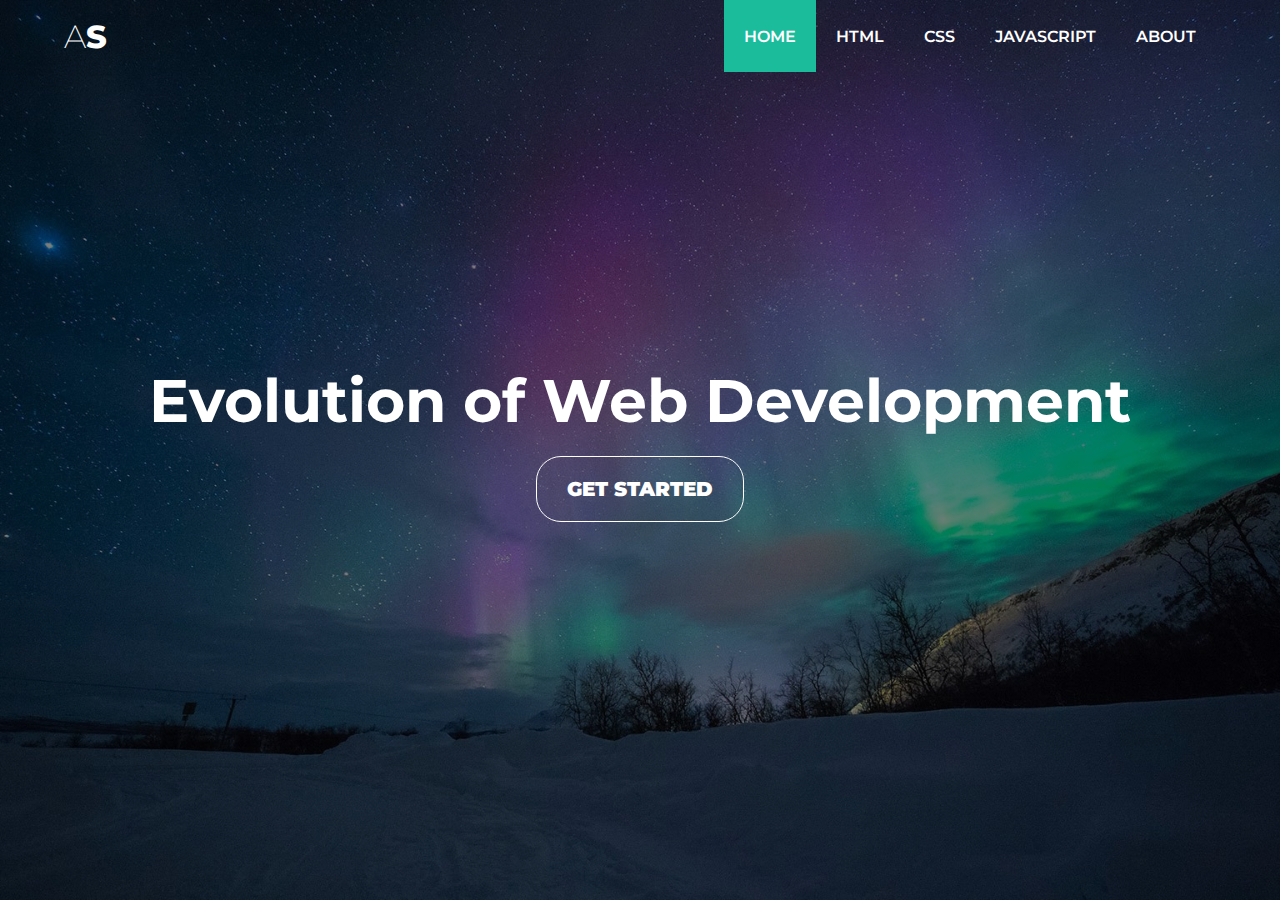
<file: index.html>
<!DOCTYPE html>

<html lang="en-US">

    <head>
        <!-- This shows what the name of the page is-->
        <title>
            Web Evolution
        </title>
        <meta charset="utf-8" >
        <meta name="viewport" content="width=device-width, initial-scale=1">
        <!-- This sets the icon of the webpage -->
        <link rel="icon" type="image/png" href="images/web_dev_logo.png" >
        <!-- This is a link the style sheet we will be using -->
        <link rel="stylesheet" href="css/style.css">
    </head>

    <body>
        <!-- Check the style.css to check the definitions of selectors and pseudo classes -->
        <!-- Navigation Bar -->
        <header class="background_home">

            <div class="nav_area">
                <div class="inner_nav">
                    <div class="logo_container">
                        <h1>A<span>S</span></h1>
                    </div>

                        <ul class="nav">
                            <!-- Relative linking used here instead of file paths -->
                            <a class="activeNav"><li>HOME</li></a>
                            <a href="htmlPage.html"><li>HTML</li></a>
                            <a href="cssPage.html"><li>CSS</li></a>
                            <a href="jsPage.html"><li>JAVASCRIPT</li></a>
                            <a href="about.html"><li>ABOUT</li></a>

                        </ul>
                </div>
            </div>

            <!-- Title Section -->
            <div class="title_container">
                <div class="title">
                    <h1>Evolution of Web Development</h1>
                    <div class="button">
                        <a href="htmlPage.html" class="myBtn"><b>GET STARTED</b></a>
                    </div>
                </div>
            </div>

        </header>

    </body>

</html>
</file>
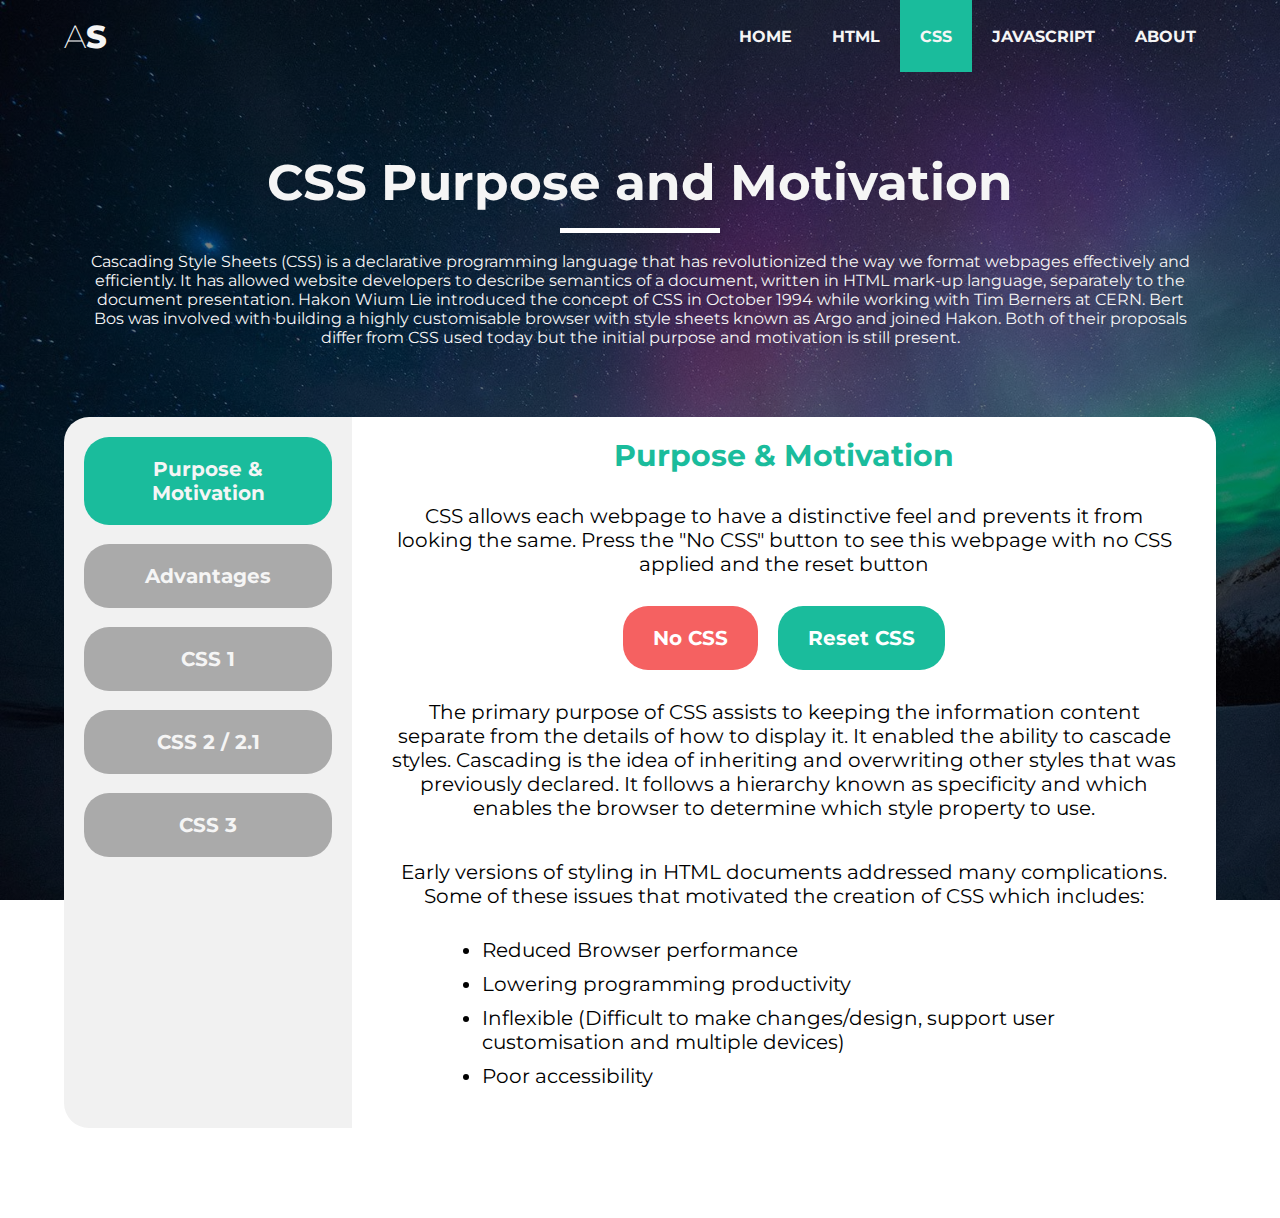
<file: cssPage.html>
<!DOCTYPE html>

<html lang="en-US">
    <head>
        <!-- Page title -->
        <title>CSS</title>
        <meta charset="UTF-8">
        <meta name="viewport" content="width=device-width, initial-scale=1">
        <!-- Page Logo -->
        <link rel="icon" type="image/png" href="images/web_dev_logo.png" >
        <!-- Page Stylesheet -->
        <link rel="stylesheet" href="css/htmlPage.css">

        <!-- Load this script in the head as we need to use jquery -->
        <script src="https://ajax.googleapis.com/ajax/libs/jquery/3.4.1/jquery.min.js"></script>

        <!-- This script changes the colours of the side when clicked -->
        <script>
            $(document).ready(function(){
                $('button.myBtn').click(function() {
                    $('button.myBtn').removeClass('clicked');
                    $('button.myBtn').addClass('unclicked');
                    $(this).removeClass('unclicked')
                    $(this).addClass("clicked");
                });
            });
        </script>

    </head>
    <body>

    
    <!-- Navigation Bar -->
    <div class="nav_area">
        <div class="inner_nav">
            <div class="logo_container">
                <h1>A<span>S</span></h1>
            </div>

                <ul class="nav">
                    <!-- Relative linking used here instead of file paths -->
                    <a href="index.html"><li>HOME</li></a>
                    <a href="htmlPage.html"><li>HTML</li></a>
                    <a class="activeNav" href="cssPage.html"><li>CSS</li></a>
                    <a href="jsPage.html"><li>JAVASCRIPT</li></a>
                    <a href="about.html"><li>ABOUT</li></a>

                </ul>
        </div>
    </div>

    <!-- Header -->
    <div class="header">
        <div class="header_container">
            <h1>CSS Purpose and Motivation</h1>
            <line></line>
            <p>
                Cascading Style Sheets (CSS) is a declarative programming language that has revolutionized the way we 
                format webpages effectively and efficiently. It has allowed website developers to describe semantics 
                of a document, written in HTML mark-up language, separately to the document presentation. Hakon Wium Lie 
                introduced the concept of CSS in October 1994 while working with Tim Berners at CERN. Bert Bos was involved 
                with building a highly customisable browser with style sheets known as Argo and joined Hakon. Both of their 
                proposals differ from CSS used today but the initial purpose and motivation is still present.
            </p>
        </div>
    </div>


    <!-- Body of the webpage -->
    <div class="body_container">

        <div class="side">
            <div class="buttons">
                <button class="myBtn unclicked" id="PMButton">Purpose & Motivation</button><br><br>
                <button class="myBtn unclicked" id="AdvButton">Advantages</button><br><br>
                <button class="myBtn unclicked" id="CSS1Button">CSS 1</button><br><br>
                <button class="myBtn unclicked" id="CSS2Button">CSS 2 / 2.1</button><br><br>
                <button class="myBtn unclicked" id="CSS3Button">CSS 3</button>

            </div>
            
        </div>

        <script>
            function showCode(elementID) {
                var x = document.getElementById(elementID);
                if (x.style.display === "none") {
                    x.style.display = "block";
                    
                } else {
                    x.style.display = "none";
                }
            }
            
        </script>

        <script>
            $(document).ready( function () {
                $("#NoCSS").click( function() {

                    $('link[rel="stylesheet"]').remove();

                    $("#NoCSS").attr('disabled', true);
                    $("#WithCSS").attr('disabled', false);
                });

                $("#WithCSS").click( function() {

                    $('head').append('<link rel="stylesheet" href="css/htmlPage.css">');

                    $("#NoCSS").attr('disabled', false);
                    $("#WithCSS").attr('disabled', true);
                });

            });
        </script>

        <div id="PM" class="main">
            <h1>Purpose & Motivation</h1>
            <p>
                CSS allows each webpage to have a distinctive feel and prevents it from looking the same. Press the 
                "No CSS" button to see this webpage with no CSS applied and the reset button 
            </p>

            <div class="code_container">
                <button id="NoCSS" class="showCodeButton">No CSS</button>
                <button id="WithCSS" class="showCodeButton" onclick="putBackCSS()">Reset CSS</button>
            </div>

            <p>
                The primary purpose of CSS assists to keeping the information content separate from the details of 
                how to display it. It enabled the ability to cascade styles. Cascading is the idea of inheriting 
                and overwriting other styles that was previously declared. It follows a hierarchy known as specificity 
                and which enables the browser to determine which style property to use.
            </p>

            <p>
                Early versions of styling in HTML documents addressed many complications. Some of these issues that 
                motivated the creation of CSS which includes:
            </p>

            <div class="main_inside">
                <div class="column">
                    <ul style="padding: 0px 20px 0px 100px;">
                        <li>Reduced Browser performance</li>
                        <li>Lowering programming productivity</li>
                        <li>Inflexible (Difficult to make changes/design, support user customisation and multiple devices)</li>
                        <li>Poor accessibility</li>
                    </ul>

                </div>
            </div>
        
        </div>

        <div id="Adv" class="main" >
            <h1>Advantages of CSS</h1>

            <p>
                The introduction of CSS opened many opportunities a pleasant experience for users and developers. 
                Some advantages are listed below:
            </p>

            <div class="main_inside">
                <div class="column">
                    <ul style="padding: 0px 20px 0px 100px">
                        <li>
                            <b>Modularity of Code - </b>
                            set of rules can be reused in different HTML pages. It is easier to maintain and update
                            and to change the visual style of an element across the whole site.
                        <li>
                            <b>Reloads Faster - </b>
                            we only need to load the stylesheet once for all the pages. 
                            This avoids content and style information to intermingle.
                        <li>
                            <b>Cleaner HTML - </b>
                            code is not polluted with stylization attributes. As a result, HTML is more readable and 
                            easier to understand both for humans and browser.
                        </li>
                        <li>
                            <b>Viewing Options - </b>
                            CSS allows media queries to be implement in stylesheets which allows the same mark-up
                            language to viewed on different devices and screensizes. This makes the wepage more dynamic 
                            and versatile.
                        </li>
                    </ul>

                </div>
            </div>
        </div>

        <div id="CSS1" class="main">
            <h1>CSS 1</h1>

            <p>
                The major benefit now that they can change the properties of CSS without having to change properties 
                of CSS without having to alter the HTML. Microsoft Internet Explorer became the first browser to 
                support CSS1 and provided support including:
            </p>

            <div class="main_inside">
                <div class="column">
                    <ul style="padding: 0px 20px 0px 100px">
                        <li>
                            Font Properties such as type and emphasis
                        <li>
                            Foreground and background (colors/images)
                        <li>
                            Margins, borders and padding (Box Model)
                        </li>
                        <li>
                            Unique identification and classification of group of attributes
                        </li>
                    </ul>

                </div>
            </div>
            
            <p>
                After this release, the Formatting Properties Working Group was formed by the 
                W3C and focused on the 'Cascading Style Sheets'.
            </p>

        </div>

        <div id="CSS2" class="main">
            <h1>CSS 2 / 2.1</h1>
            <p>
                W3C officially released CSS 2 which introduced new features such as:
            </p>

            <div class="main_inside">
                <div class="column">
                    <ul style="padding: 0px 20px 0px 100px">
                        <li>
                            Different positioning (absolute, relative, fixed) of elements
                        <li>
                            Media types (@media rule which allowed for formatting on different screen sizes)
                        <li>
                            Z-index (describes the stack order of an element)
                        </li>
                        <li>
                            Aural Style Sheets
                        </li>
                    </ul>

                </div>
            </div>

            <p>
                Opera was a new browser also released with this version. CSS 2.1 was published by W3C during June, 
                2011 which aimed to fix bugs and aligned the capabilities with browser functions.
            </p>

            <p>
                <span>Media queries</span> revolutionised the todays responsive web design and has become the standard. This has been implemented in this webpage. 
                To notice the effect, <span>rescale the browser to decrease the width</span> and notice the layout shift to accompany the new change. The power of this 
                has changed the way view webpages on different devices and screen size.
            </p>

            <p>
                Another key feature that was introduced was the <span>hover</span> or mouseover option. This allowed users to 
                hover their cursor element to change its color. This has been implemented through out this webpage and 
                can be experienced by <span>taking the cursor over the side buttons or the navigation bar</span>.
            </p>

        </div>

        <div id="CSS3" class="main">
            <h1>CSS 3</h1>  
            <p>
                Some of the earliest drafts of CSS3 began in 1999. This version of CSS is current version 
                which broke down the capabilities into four modules known as colour, selectors level 3, 
                namespaces and media queries was developed and released from 2011 to 2012. These are displayed throughout the 
                wbsite and can be found in the CSS file.
            </p>

            <div class="main_inside">
                <div class="column">
                    <ul style="padding: 0px 20px 0px 100px">
                        <li>
                            Simple Selector Form - select which element to style
                        <li>
                            Class Selector - all the elements with a attribute class captures the CSS from the file
                        <li>
                            ID Selector - select an element by ID. This is demonstrated through the side buttons. When a 
                            side button with a particular ID is clicked, it will display that element
                        </li>
                        <li>
                            Pseudo Classes - this includes :hover or :focus. Hover has been discussed in the previous CSS tab
                        </li>
                    </ul>

                </div>
            </div>

        </div>

        <script>
            jQuery(function(){
            jQuery('#PMButton').click();
            });
        </script>

        <script>
            $("#PMButton").on('click', function() {
                $("#PM").show();
                $("#Adv,#CSS1,#CSS2, #CSS3").hide();
            });
        
            $("#AdvButton").on('click', function() {
                $("#Adv").show();
                $("#PM,#CSS1,#CSS2, #CSS3").hide();
            });
        
            $("#CSS1Button").on('click', function() {
                $("#CSS1").show();
                $("#PM,#Adv,#CSS2, #CSS3").hide();
            });
        
            $("#CSS2Button").on('click', function() {
                $("#CSS2").show();
                $("#PM,#Adv,#CSS1, #CSS3").hide();
            });
        
            $("#CSS3Button").on('click', function() {
                $("#CSS3").show();
                $("#PM,#Adv,#CSS1, #CSS2").hide();
            });
        </script>

    </div>
    <!-- Footer -->
    <div class="footer">
    <h2> </h2>
    </div>

    </body>
</html>
</file>
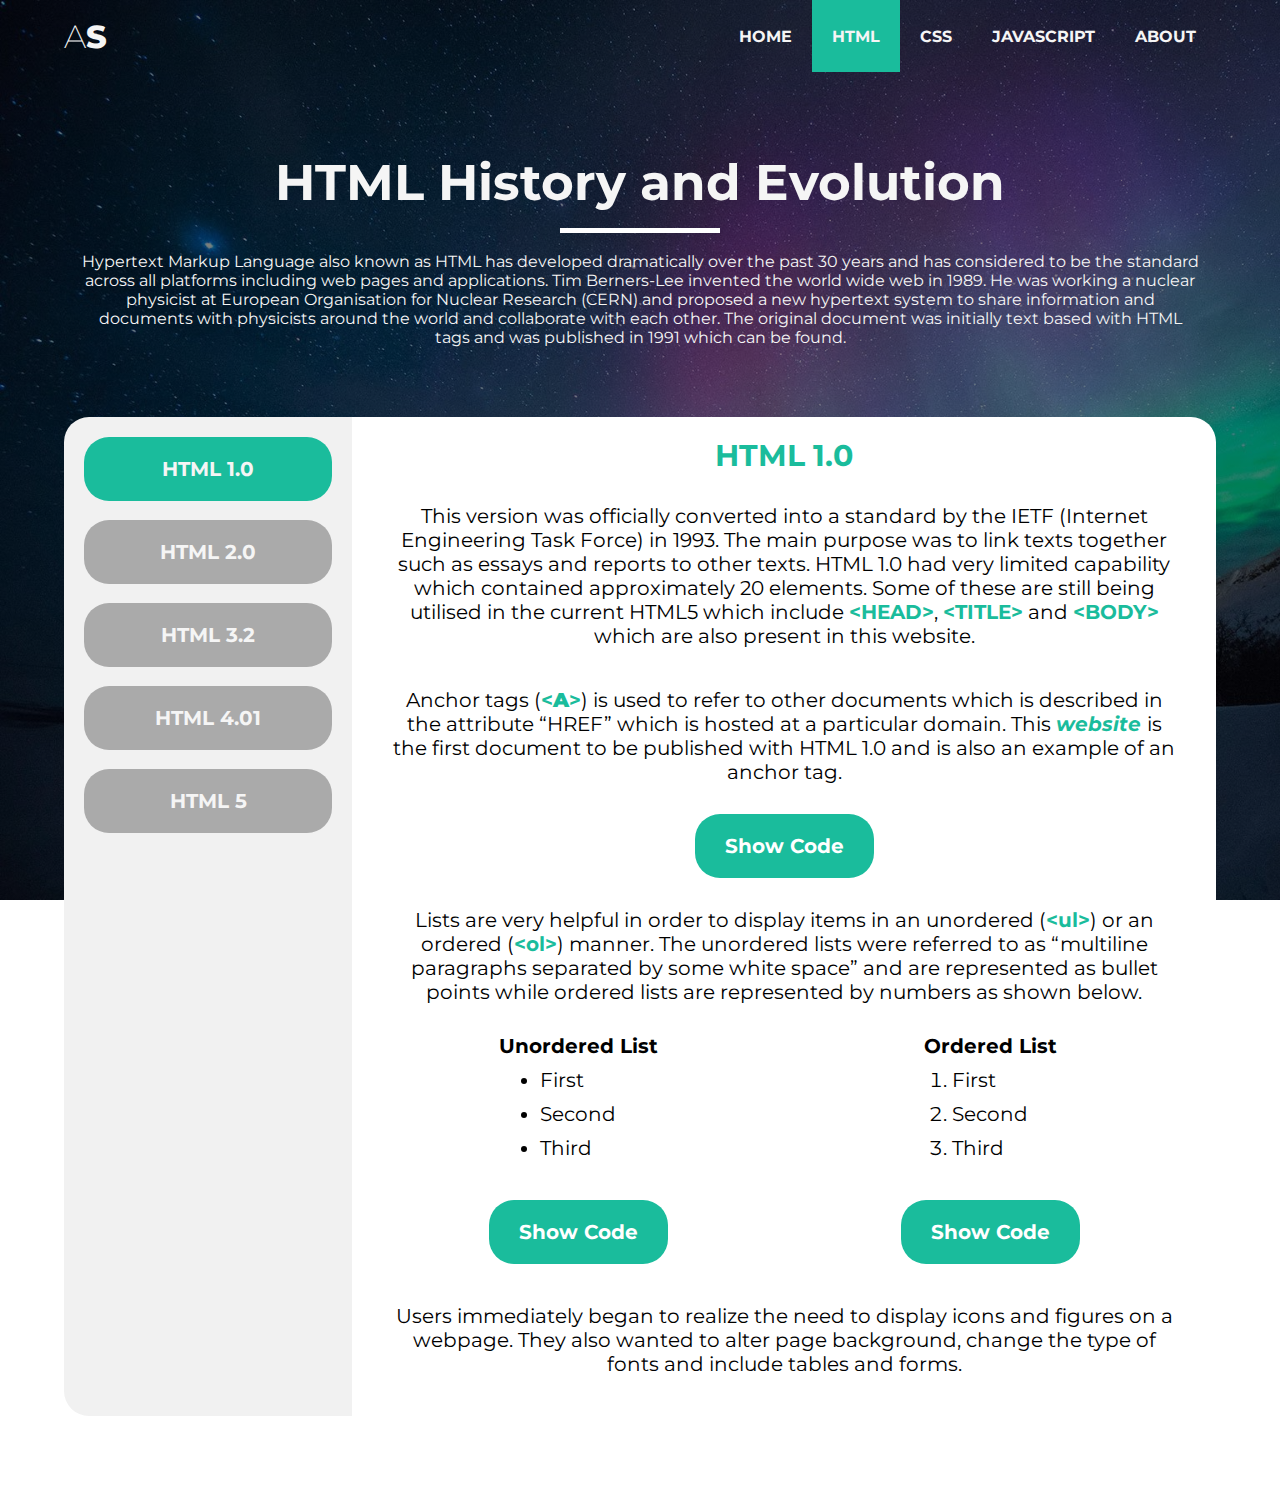
<file: htmlPage.html>
<!DOCTYPE html>

<html lang="en-US">
    <head>
        <!-- Page title -->
        <title>HTML</title>
        <meta charset="UTF-8">
        <meta name="viewport" content="width=device-width, initial-scale=1">
        <!-- Page Logo -->
        <link rel="icon" type="image/png" href="images/web_dev_logo.png" >
        <!-- Page Stylesheet -->
        <link rel="stylesheet" href="css/htmlPage.css">

        <!-- Load this script in the head as we need to use jquery -->
        <script src="https://ajax.googleapis.com/ajax/libs/jquery/3.4.1/jquery.min.js"></script>

        <!-- This script changes the colours of the side when clicked -->
        <script>
            $(document).ready(function(){
                $('button.myBtn').click(function() {
                    $('button.myBtn').removeClass('clicked');
                    $('button.myBtn').addClass('unclicked');
                    $(this).removeClass('unclicked')
                    $(this).addClass("clicked");
                });
            });
        </script>

    </head>
    <body>

    
    <!-- Navigation Bar -->
    <div class="nav_area">
        <div class="inner_nav">
            <div class="logo_container">
                <h1>A<span>S</span></h1>
            </div>

                <ul class="nav">
                    <!-- Relative linking used here instead of file paths -->
                    <a href="index.html"><li>HOME</li></a>
                    <a class="activeNav" href="htmlPage.html"><li>HTML</li></a>
                    <a href="cssPage.html"><li>CSS</li></a>
                    <a href="jsPage.html"><li>JAVASCRIPT</li></a>
                    <a href="about.html"><li>ABOUT</li></a>

                </ul>
        </div>
    </div>

    <!-- Header -->
    <div class="header">
        <div class="header_container">
            <h1>HTML History and Evolution</h1>
            <line></line>
            <p>
                Hypertext Markup Language also known as HTML has developed dramatically over the past 30 years and has 
                considered to be the standard across all platforms including web pages and applications. 
                Tim Berners-Lee invented the world wide web in 1989. He was working a nuclear physicist at European Organisation 
                for Nuclear Research (CERN) and proposed a new hypertext system to share information and documents with physicists 
                around the world and collaborate with each other. The original document was initially text based with HTML tags 
                and was published in 1991 which can be found.
            </p>
        </div>
    </div>


    <!-- Body of the webpage -->
    <div class="body_container">

        <div class="side">
            <div class="buttons">
                <button class="myBtn unclicked" id="HTML1Button">HTML 1.0</button><br><br>
                <button class="myBtn unclicked" id="HTML2Button">HTML 2.0</button><br><br>
                <button class="myBtn unclicked" id="HTML3Button">HTML 3.2</button><br><br>
                <button class="myBtn unclicked" id="HTML4Button">HTML 4.01</button><br><br>
                <button class="myBtn unclicked" id="HTML5Button">HTML 5</button>

            </div>
            
        </div>

        <script>
            function showCode(elementID) {
                var x = document.getElementById(elementID);
                if (x.style.display === "none") {
                    x.style.display = "block";
                    
                } else {
                    x.style.display = "none";
                }
            }
            
        </script>

        <div id="HTML1" class="main">
            <h1>HTML 1.0</h1>
            <p>This version was officially converted into a standard by the IETF (Internet Engineering Task Force) in 1993. The 
                main purpose was to link texts together such as essays and reports to other texts. HTML 1.0 had very limited 
                capability which contained approximately 20 elements. Some of these are still being utilised in the current HTML5 
                which include <tag>HEAD</tag>, <tag>TITLE</tag> and <tag>BODY</tag> which are also present 
                in this website.
            </p>

            <p>Anchor tags (<tag><b>A</b></tag>) is used to refer to other documents which is described in the 
                attribute “HREF” which is hosted at a particular domain. This 
                <a style="color: #1abc9c; font-style: italic; font-weight: bold;"
                    href="http://info.cern.ch/hypertext/WWW/TheProject.html" 
                    target="_blank">
                    website 
                </a>
                is the first document to be published with HTML 1.0 and is also an example of an anchor tag.
            </p>

            <img id="anchorCode" style="display: none;" src="images/anchorCode.png" alt="AnchorCode" width="100%">

            <div class="code_container">
                <button id="anchor" class="showCodeButton" onclick="showCode('anchorCode')">Show Code</button>
            </div>


            <p>Lists are very helpful in order to display items in an unordered (<tag>ul</tag>) or an ordered (<tag>ol</tag>) manner. The unordered 
                lists were referred to as “multiline paragraphs separated by some white space” and are represented as bullet points while ordered 
                lists are represented by numbers as shown below.
            </p>
            

            <div class="main_inside">
                <div class="column">
                    <h2>Unordered List</h2>
                    <ul style="padding-bottom: 20px;">
                        <li>First</li>
                        <li>Second</li>
                        <li>Third</li>
                    </ul>

                    <img id="ulCode" style="display: none;" src="images/ulCode.png" alt="ListCode" width="100%">
                   

                    <div class="code_container">
                        <button id="ulList" class="showCodeButton" onclick="showCode('ulCode')">Show Code</button>
                    </div>

                </div>
                <div class="column">
                    <h2>Ordered List</h2>
                    <ol style="padding-bottom: 20px;">
                        <li>First</li>
                        <li>Second</li>
                        <li>Third</li>
                    </ol>

                    <img id="olCode" style="display: none;" src="images/olCode.png" alt="ListCode" width="100%">

                    <div class="code_container">
                        <button id="olList" class="showCodeButton" onclick="showCode('olCode')">Show Code</button>
                    </div>
                </div>
            </div>

            <p>Users immediately began to realize the need to display icons and figures on a webpage. They also wanted to 
                alter page background, change the type of fonts and include tables and forms.
            </p>
        
        </div>

        <div id="HTML2" class="main" >
            <h1>HTML 2.0</h1>
            
            <img src="images/TimBerners.jpg" alt="TimBerners" height="300" style="float: right; padding: 20px;">
            <p>This version of HTML was released in 1995 and was a significant improvement from the previous version. It 
                added new features such as changing the page background, alter fonts and include tables, forms and images 
                into the webpage. The <tag>IMG</tag> tag allowed users to share pictures such as the picture of Tim Berners 
                Lee shown as follows.
            </p>

            <img id="imgCode" style="display: none;" src="images/imgCode.png" alt="ImageCode" width="100%">

            <div class="code_container">
                <button id="imgButton" class="showCodeButton" onclick="showCode('imgCode')">Show Code</button>
            </div>
            
            <p>A <tag>TABLE</tag> tag is helps us to organise information into a table using <tag>TR</tag> to insert table rows 
                and <tag>TD</tag> tag is used to insert data into the table cell.
            </p>
            
            <p>Forms are an interactive way on the website and is mainly used to user input. Some realistic application of 
                this includes user login, online quizzes and many more. This can also be utilised in a wat to contact the 
                web developer or author.
            </p>

            <p>During this time, an organisation was created known as The World Wide Web Consortium (W3C) which was responsible for developing web standards. ‘Netscape Navigator’ was a browser created by Netscape which supported many functionalities using Netscape extension tags. These tags looked bad on different browsers and W3C needed to develop their web standard.</p>
        
        </div>

        <div id="HTML3" class="main">
            <h1>HTML 3.2</h1>
            
            <p>
                W3C dropped their work on HTML3 which was to build an unattainable version of the language and began development 
                on HTML 3.2. The goal of this version was to harmonize content providers and browser developers and was released 
                in 1996. It provided backwards compatibility with the existing HTML 2.0 standard while deploying features such as 
                applets, divisions and style.
            </p>

            <p>Applets are discontinued in the current version but has been replaced with the <tag>EMBED</tag> tag. Divisions 
                are represented by <tag>div</tag> and are extensively utilised in the current versions. A div can be 
                described as a container which can contain other divs or elements. The navigation bar on this website is created 
                from multiple divisions where the logo is a div inside a bigger div.
            </p>

            <p>
                This version also introduced text wrap around images which allowed users to display articles with pictures in 
                a much more desirable way. This has been implemented under the tab HTML 2.0.

            </p>

        </div>

        <div id="HTML4" class="main">
            <h1>HTML 4.01</h1>
            <p>HTML 4.01 was a redesign of HTML 3.2 which aimed to remove the clutter generated from previous versions. This 
                version was created in 1999 which included CSS explained in the
                <a style="color: #1abc9c; font-style: italic; font-weight: bold;"
                    href="cssPage.html">next webpage
                </a>
                . This allowed for style sheets which allowed easy access to change the text, colour, font and background. 
                CSS made it more versatile to change this options in a separate file. The background of this webpage is an 
                image behind the text.
            </p>

            <p>
                It added more support for multimedia options, scripting languages and made documents become more accessible 
                for people with disabilities. It only supported multimedia elements from third party plugins such as 
                Silver Light and Flash to play audio/video. HTML 4.01 cant handle inaccurate syntax
            </p>

            <p>
                HTML 4.0.1 marked a “farewell” stance of the W3C. They were done quarrelling and fighting. This final 
                version opened the HTML language up for other languages, which brought so many spin-offs, that the web 
                entered its Dark Age.
            </p>

        </div>

        <div id="HTML5" class="main">
            <h1>HTML 5</h1>  
            <p>
                This version was released officially in 2014 and was a wake-up call for everyone involved in the web 
                development. W3C was focusing on another language known as XHTML which caused the delay. After long 
                controversies with different parties, W3C declared the HTML 5 as the new standard and using it is a 
                commitment.
            </p>

            <p>
                They introduced the more multimedia tags such as <tag>canvas</tag>, <tag>audio</tag> and <tag>video</tag>.
                This allowed for more specific content to be shared.
            </p>

            <p>
                Many browsers such as Google Chrome, Mozilla Firefox, Opera, Safari and many more have started to 
                support HTML 5 specification. It makes use of CSS for styling and Java script for manipulating the document 
                in an effective and efficient way.
            </p>

        </div>

        <script>
            jQuery(function(){
            jQuery('#HTML1Button').click();
            });
        </script>

        <script>
            $("#HTML1Button").on('click', function() {
                $("#HTML1").show();
                $("#HTML2,#HTML3,#HTML4, #HTML5").hide();
            });
        
            $("#HTML2Button").on('click', function() {
                $("#HTML2").show();
                $("#HTML1,#HTML3,#HTML4, #HTML5").hide();
            });
        
            $("#HTML3Button").on('click', function() {
                $("#HTML3").show();
                $("#HTML1,#HTML2,#HTML4, #HTML5").hide();
            });
        
            $("#HTML4Button").on('click', function() {
                $("#HTML4").show();
                $("#HTML1,#HTML2,#HTML3, #HTML5").hide();
            });
        
            $("#HTML5Button").on('click', function() {
                $("#HTML5").show();
                $("#HTML1,#HTML2,#HTML3, #HTML4").hide();
            });
        </script>

    </div>
    <!-- Footer -->
    <div class="footer">
    <h2> </h2>
    </div>

    </body>
</html>
</file>
<file: css/style.css>
@import url("https://fonts.googleapis.com/css?family=Montserrat:300,300italic,400,400italic");


/* General Styling*/
* {
    margin: 0;
	padding: 0;
    border: 0;
    text-decoration: none;
	font-size: 100%;
    font-family: 'Montserrat', sans-serif;
    vertical-align: baseline;

}

/*-----------------------------------------------------*/

/* Style the body
Set the background image*/

.background_home {
    background-image: linear-gradient(rgba(0,0,0,0.5), rgba(0,0,0,0.5)),
    url("../images/background.jpg");
    height: 100vh;
    background-size: cover;
    background-position: center;
    position: relative;

}

/*-----------------------------------------------------*/

/* Create the Navigation Bar */

/* This is a container for the navbar */
.nav_area {
    width: 100%;
    height: 72px;
    display: block;
    /* background-color:#14485f; */
}

/* This defines the actual size of the navbar */
.inner_nav{
    width: 90%;
    height: 100%;
    display: block;
    margin: 0 auto;
}

/* This is the logo container */
.logo_container {
    height: 100%;
    display: table;
    float: left;
}

/* This is the Logo styling  */
.logo_container h1 {
    color: white;
    height: 100%;
    display: table-cell;
    vertical-align: middle;
    
    font-size: 32px;
    font-weight: 200;
}


.logo_container h1 span {
    font-weight: 800;
}

/* Right navigation bar link such as HOME, HTML, CSS, JAVASCRIPT and ABOUT */

.nav {
    float: right;
    height: 100%;

}

.nav a{
    height: 100%;
    display: table;
    float: left;
    padding: 0px 20px;
    color: white;
}

.nav a li {
    display: table-cell;
    vertical-align: middle;
    height: 100%;
    font-size: 16px;
    font-weight: 600;
}

/* Navigation Hover and active colours */
.nav a:hover {
    background-color: #fff;
    color: #1abc9c;
    transition: 0.5s ease;
  }
  
.nav a.activeNav {
    background-color: #1abc9c;
    color: white;
}

/*-----------------------------------------------------*/

/* Header styling and button for home page styling */
 
.title_container {
    width: 100%;
    display: flex;
    flex-direction: column;
    justify-content: center;
    align-items: center;
    height: 80%;
}


.title_container > div {
    position: relative;
    margin: 0 auto;
    width: 90%;
    text-align: center;
    vertical-align: middle;
}

.title h1 {
    vertical-align: middle;
    color: white;
    font-size: 60px;
    font-weight: 700;
}

.button {
    margin: 0 auto;
    padding-top: 40px;
}

a.myBtn:hover {
    background-color: #fff;
    color: #1abc9c;
}


.myBtn {
    border-radius: 25px;
    border: 1px solid #fff;
    font-size: 20px;
    font-weight: 600;
    padding: 20px 30px;
    color: white;
    text-decoration: none;
    transition: 0.6s ease;
}
</file>
<file: css/htmlPage.css>
@import url("https://fonts.googleapis.com/css?family=Montserrat:300,300italic,400,400italic");

/* General Styling*/
* {
    box-sizing: border-box;
    margin: 0;
	padding: 0;
    border: 0;
	font-size: 100%;
    font-family: 'Montserrat', sans-serif;
    text-decoration: none;
  }
  
/*-----------------------------------------------------*/

/* Style the body
Set the background image*/

  body {
    background-image: linear-gradient(rgba(0,0,0,0.5), rgba(0,0,0,0.5)),
    url("../images/background.jpg"); 
    background-repeat: no-repeat;
    background-attachment: fixed;  
    background-size: cover;
  }

/*-----------------------------------------------------*/

/* Create the Navigation Bar */

/* This is a container for the navbar */
.nav_area {
    width: 100%;
    height: 72px;
    display: block;
    /* background-color:#14485f; */
}

/* This defines the actual size of the navbar */
.inner_nav{
    width: 90%;
    height: 100%;
    display: block;
    margin: 0 auto;
}

/* This is the logo container */
.logo_container {
    height: 100%;
    display: table;
    float: left;
}

/* This is the Logo styling  */
.logo_container h1 {
    color: whitesmoke;
    height: 100%;
    display: table-cell;
    vertical-align: middle;
    
    font-size: 32px;
    font-weight: 200;
}


.logo_container h1 span {
    font-weight: 800;
}

/* Right navigation bar link such as HOME, HTML, CSS, JAVASCRIPT and ABOUT */

.nav {
    float: right;
    height: 100%;

}

.nav a{
    height: 100%;
    display: table;
    float: left;
    padding: 0px 20px;
    color: whitesmoke;
}

.nav a li {
    display: table-cell;
    vertical-align: middle;
    height: 100%;
    font-size: 16px;
    font-weight: bold;
}

/* Navigation Hover and active colours */
.nav a:hover {
    background-color: #fff;
    color: #1abc9c;
    transition: 0.5s ease;
  }
  
.nav a.activeNav {
    background-color: #1abc9c;
    color: whitesmoke;
}

/*-----------------------------------------------------*/

/* Header/logo Title */
.header {
    width: 100%;
    margin: 0 auto;
    padding: 80px 80px 20px 80px;
    text-align: center;
    color: whitesmoke;
}

.header > div.container {
      width: 100%;
      height: 100%;
      margin: 0 auto;
}

div.header_container > h1 {
      font-size: 50px;
      font-weight: bold;
}

line {
    margin: 15px auto;
    background: #fff;
    content: '';
    display: inline-block;
    height: 5px;
    width: 10em;
}

/*-----------------------------------------------------*/
/*-----------------------------------------------------*/
/* This contains the entire body */
/* Column container */
.body_container {
    padding: 50px 0;
    margin: 0 auto;
    width: 90%;
    height: 100%;
    display: flex;
    flex-wrap: wrap;
}
  
/* Create two unequal columns that sits next to each other */
/* Sidebar/left column */

.side {
    justify-content: left;
    flex-direction: column;
    flex: 25%;
    background-color: #f1f1f1;
    padding: 20px;
    border-radius: 25px 0 0 25px;
}

.side > div.buttons {
    margin: 0 auto;
    text-align: center;
    vertical-align: middle;
}

button:focus {outline:0;}

.myBtn {
    width: 100%;
    padding: 20px;
    font-size: 20px;
    font-weight: bold;

    text-decoration: none;

    border-radius: 25px;
}

.myBtn.unclicked:hover {
    background-color: whitesmoke;
    color:  #1abc9c;
}


.myBtn.clicked {
    background-color: #1abc9c;
    color: whitesmoke;
}

.myBtn.unclicked {
    background-color: #aaa;
    color: whitesmoke;
}

/*-----------------------------------------------------*/

  /* Main column */
  .main {
    background-color: white;
    flex: 75%;
    padding: 20px;
    border-radius: 0 25px 25px 0;
  }
  
  div.main {
      display: none;
  }

  /* Defining all the different types of tags here */
  .main  h1 {
      color: #1abc9c;
      font-size: 30px;
      font-weight: bold;
      text-align: center;
      padding-bottom: 10px;
  }

  .main h2 {
    font-size: 20px;
    font-weight: bold;
    text-align: center;
    padding-bottom: 10px;
  }

  .main  p, p1 {
    font-size: 20px;
    text-align: center;
    padding: 20px;
}


.main tag {

    font-size: 20px;
    font-weight: bold;
    color: #1abc9c;
}

.main tag:before {
    content: '<';
    font-weight: bold;
}

.main tag:after {
    content: '>';
    font-weight: bold;
}

.code_container {
    display: flex;
    justify-content: center;
    align-items: center;
}

.showCodeButton:hover {
    background-color: #fff;
    color: #1abc9c;
}


.showCodeButton {
    margin:10px;
    border-radius: 25px;
    font-size: 20px;
    font-weight: bold;
    padding: 20px 30px;
    background-color: #1abc9c;
    color: white;
    text-decoration: none;
    transition: 0.6s ease;
}

#NoCSS:hover {
    background-color: #fff;
    color: #f56161;
}

#NoCSS {
    margin:10px;
    border-radius: 25px;
    font-size: 20px;
    font-weight: bold;
    padding: 20px 30px;
    background-color: #f56161;
    color: white;
    text-decoration: none;
    transition: 0.6s ease;
}

svg > g > g:last-child { pointer-events: none }

.main_inside {
    display: flex;
}

.column {
    font-size: 20px;
    flex: 50%;
    padding: 10px;
    text-align: center;
}

.column ul, ol {
    text-align: left;
    display: inline-block;
}



.column li {
    padding-bottom: 10px;
}

.pic_container {
    align-items: center;
    justify-content: center;
    display: flex;
}

.main span {
    color: #1aa4bc;
    font-weight: bold;
}



/*-----------------------------------------------------*/
/*-----------------------------------------------------*/
  
  /* Footer */
  .footer {
    margin: 0 auto;
    font-size: 20px;
    padding: 20px;
    text-align: center;
    color: whitesmoke;
  }
  
  /* Responsive layout - when the screen is less than 700px wide, make the two columns stack on top of each other instead of next to each other */
@media screen and (max-width: 900px) {
    .body_container {   
      flex-direction: column;
    }

    .list_container {
        flex-direction: column;
    }

    .main_inside {
        flex-direction: column;
    }

    .side {
        border-radius: 25px 25px 0 0;
    }

    .main {
        border-radius: 0 0 25px 25px;
    }
}
</file>
